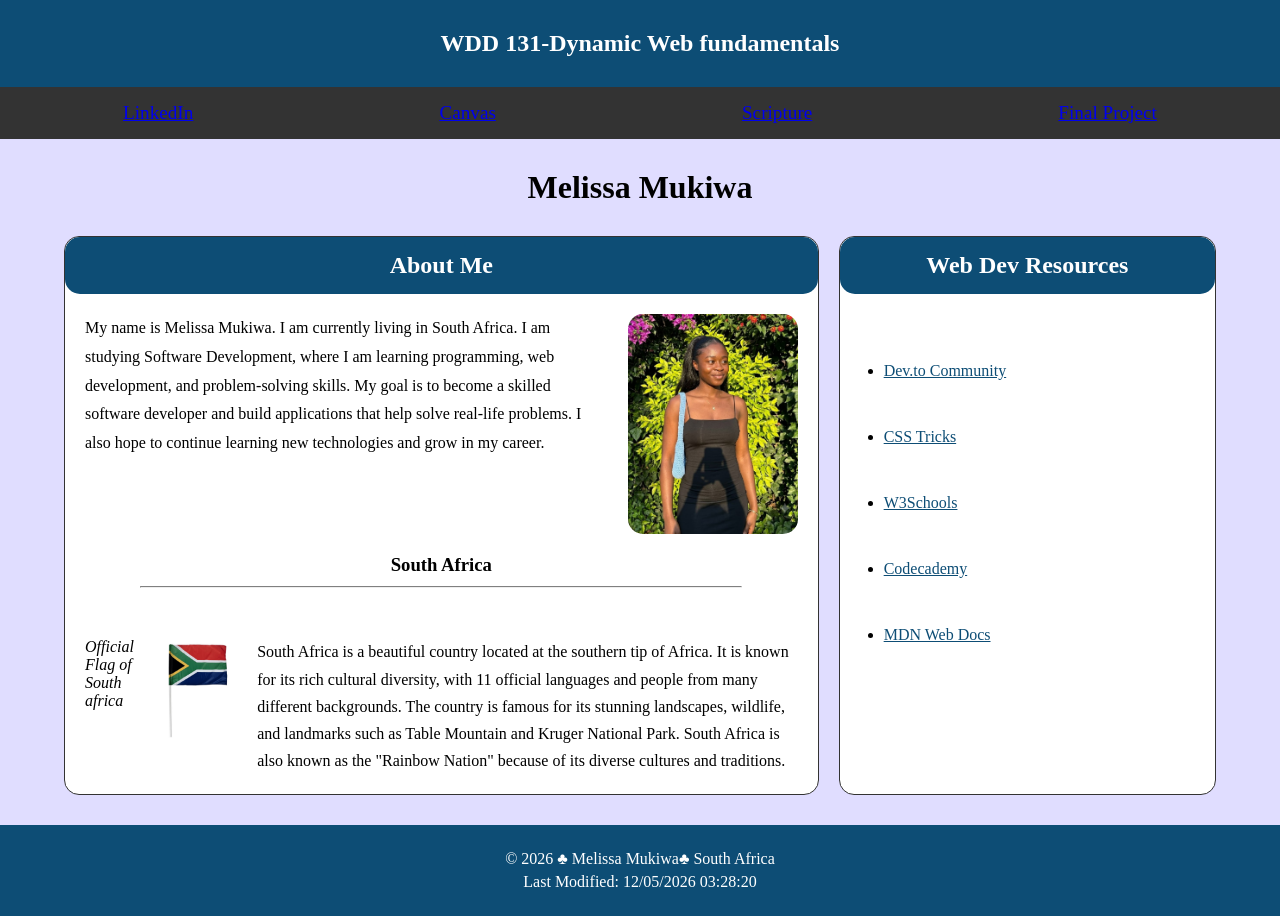
<file: index.html>
<!DOCTYPE html>
<html lang="en">
    <head>
        <meta charset="UTF-8">
        <meta name="viewport" content="width=device-width, initial-scale=1.0">
        <title>WDD 131 - Dynamic Web Fundamentals - Melissa</title>
        <meta name="desciption" content="WDD 131 - Dynamic Web Fundamentals - Melissa Mukiwa, get to know me and my country.">
        <meta name="author" content="Melissa">
        <link rel="stylesheet" href="styles/base.css">
        <script src="scipts/getdates.js" defer></script>
    </head>
    <body>
        <header>
            <span id="course-title">WDD 131-Dynamic Web fundamentals</span>
            <nav>
                <a href="https://www.linkedin.com/">LinkedIn</a>
                <a href=" https://byupw.instructure.com/.">Canvas</a>
                <a href="https://www.churchofjesuschrist.org/study/scriptures/bofm/1-ne/3?lang=eng&id=p7#p7">Scripture</a>
                <a href="project">Final Project</a>
            </nav>
        </header> 
        <main>
    
            <h1>Melissa Mukiwa</h1>
    
            <div class="container">
        
                <section class="card">
                    <h2>About Me</h2>  
                    <div class="about-content">
                        <p>My name is Melissa Mukiwa. I am currently living in South Africa. I am studying Software Development, where I am learning programming, web development, and problem-solving skills.
                            My goal is to become a skilled software developer and build applications that help solve real-life problems. I also hope to continue learning new technologies and grow in my career.</p>
                        <img src="images/profile.jpg" alt="Profile picture">
                    </div>

                    <h3>South Africa</h3>
                    <hr>
                    <div class="country"> 
                         <em>Official Flag of South africa</em>
                
                        <img src="images/south-africa.jpg" alt="South African flag">
                    <div>
                        <p>
                            South Africa is a beautiful country located at the southern tip of Africa. It is known for its rich cultural diversity, with 11 official languages and people from many different backgrounds. The country is famous for its stunning landscapes, wildlife, and landmarks such as Table Mountain and Kruger National Park. South Africa is also known as the "Rainbow Nation" because of its diverse cultures and traditions.  
                        </p>
                    </div>
                    </div>
                </section>
    
                <section class="card">
                <aside class="resources">
                    <h2>Web Dev Resources</h2>
                    <ul>
                        <li><a href="https://dev.to/">Dev.to Community</a></li>
                        <li><a href="https://css-trickcs.com/">CSS Tricks</a></li>
                        <li><a href="https://www.w3schools.com/">W3Schools</a></li>
                        <li><a href="https://www.codecademy.com">Codecademy</a></li>
                        <li><a href="https://developer.mozilla.org/">MDN Web Docs</a></li>
                    </ul>
                </aside>
                </section>
            </div>
        </main>
        <footer>
            <p>© <span id="currentyear"></span> ♣️ Melissa Mukiwa♣️ South Africa</p>
            <p>Last Modified:
                <span id="lastmodified"></span>
            </p>
        </footer>
    </body>
</html>
</file>
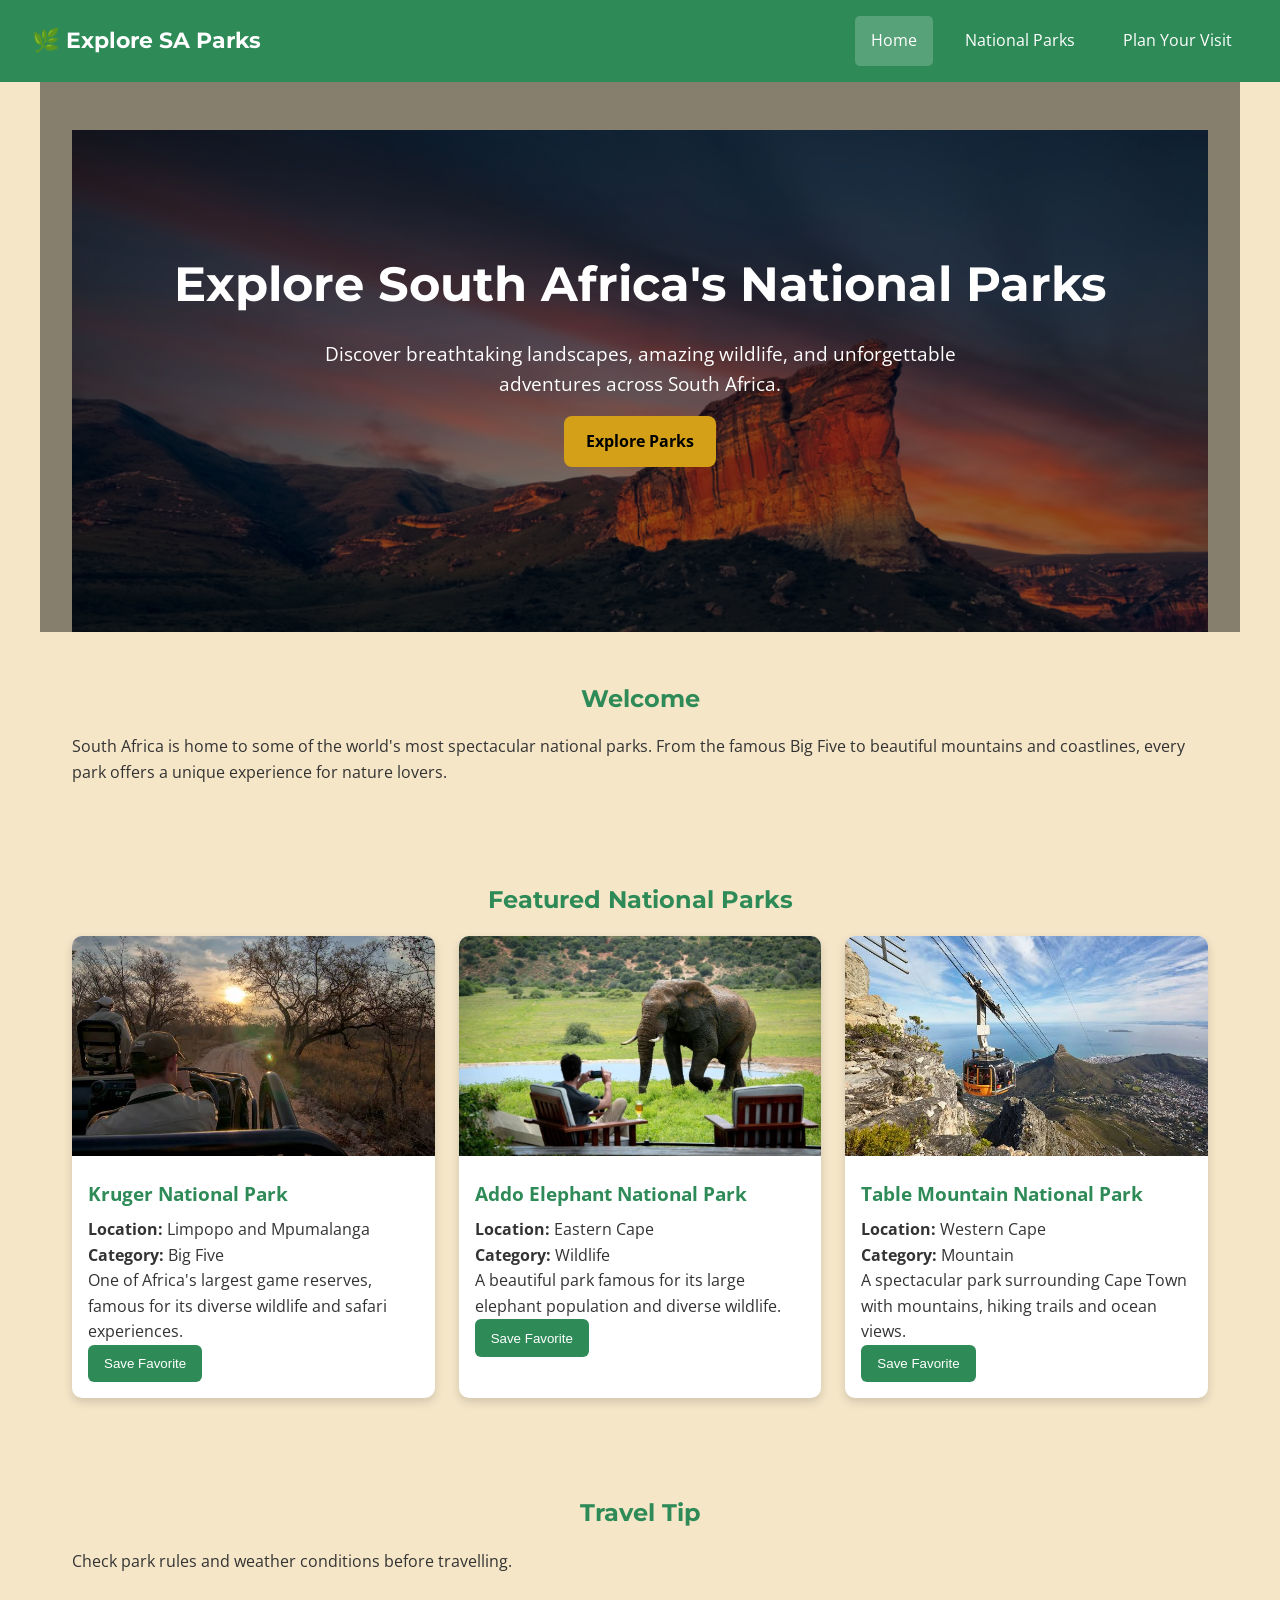
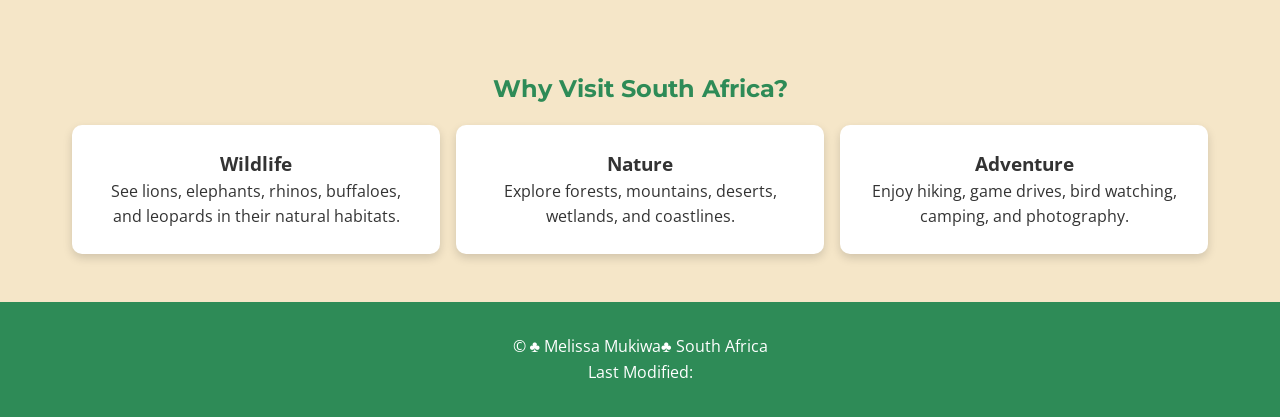
<file: project/index.html>
<!DOCTYPE html>
<html lang="en">
<head>
    <meta charset="UTF-8">
    <meta name="viewport" content="width=device-width, initial-scale=1.0">
    <title>Explore South Africa National Parks</title>
    <meta name="description" content="Explore South Africa's beautiful national parks, wildlife, travel tips and visitor information.">
    <meta name="author" content="Melissa Mukiwa">

    <link rel="stylesheet" href="styles/small.css">
    <link rel="stylesheet" href="styles/large.css">

    <link rel="preconnect" href="https://fonts.googleapis.com">
    <link rel="preconnect" href="https://fonts.gstatic.com" crossorigin>
    <link href="https://fonts.googleapis.com/css2?family=Montserrat:wght@600;700&family=Open+Sans:wght@400;600&display=swap" rel="stylesheet">

    <script src="scripts/main.js" defer></script>
</head>

<body>

    <header>

        <div class="logo">
            🌿 Explore SA Parks
        </div>

        <button id="menuButton">&#9776;</button>

        <nav id="navigation">
            <ul>
                <li><a href="index.html" class="active">Home</a></li>
                <li><a href="parks.html">National Parks</a></li>
                <li><a href="visit.html">Plan Your Visit</a></li>
            </ul>
        </nav>

    </header>

    <main>

        <section class="hero">

            <img
                src="images/hero.webp"
                alt="South African National Park"
                loading="lazy">

            <div class="hero-text">
                <h1>Explore South Africa's National Parks</h1>

                <p>
                    Discover breathtaking landscapes, amazing wildlife,
                    and unforgettable adventures across South Africa.
                </p>

                <a href="parks.html" class="btn">
                    Explore Parks
                </a>
            </div>

        </section>

        <section class="intro">

            <h2>Welcome</h2>

            <p>

                South Africa is home to some of the world's most
                spectacular national parks. From the famous Big Five
                to beautiful mountains and coastlines, every park
                offers a unique experience for nature lovers.

            </p>

        </section>

        <section class="featured">

            <h2>Featured National Parks</h2>

            <div id="featuredParks" class="park-grid">


            </div>

        </section>

        <section class="tips">

            <h2>Travel Tip</h2>

            <p id="travelTip">

            </p>

        </section>

        <section class="why">

            <h2>Why Visit South Africa?</h2>

            <div class="reasons">

                <div>

                    <h3>Wildlife</h3>

                    <p>
                    See lions, elephants,
                    rhinos, buffaloes,
                    and leopards in their
                    natural habitats.
                    </p>

                </div>

                <div>

                    <h3>Nature</h3>

                    <p>
                    Explore forests,
                    mountains,
                    deserts,
                    wetlands,
                    and coastlines.
                    </p>

                </div>

                <div>

                    <h3>Adventure</h3>

                    <p>
                    Enjoy hiking,
                    game drives,
                    bird watching,
                    camping,
                    and photography.
                    </p>

                </div>

            </div>

        </section>

    </main>

    <footer>
        <p>© <span id="currentyear"></span> ♣️ Melissa Mukiwa♣️ South Africa</p>
        <p>Last Modified:
            <span id="lastmodified"></span>
        </p>
    </footer>

</body>

</html>
</file>
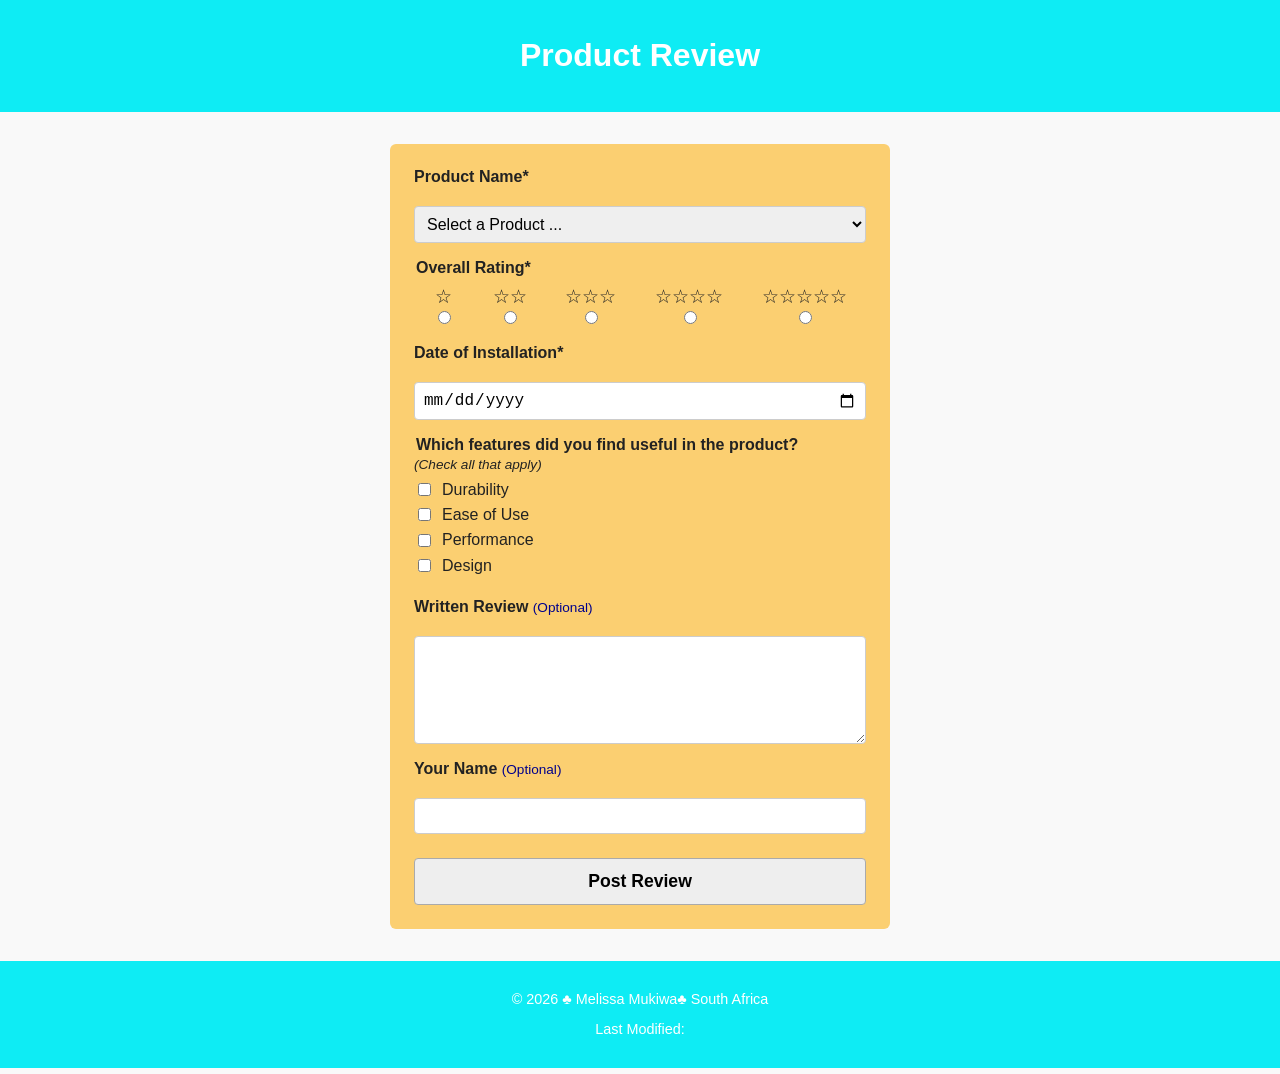
<file: form.html>
<!DOCTYPE html>
<html lang="en">
<head>
    <meta charset="UTF-8">
    <meta name="viewport" content="width=device-width, initial-scale=1.0">
    <title>Product Review</title>
    <meta name="description" content="Product review forn consists of information needed to be filled in.">
    <meta name="author" content="Melissa Mukiwa"> 
    <link rel="stylesheet" href="styles/form.css">
    <script src="scripts/form.js" defer></script>
</head>
<body>
    <header>
        <h1>Product Review</h1>
    </header>

    <main>
        <form action="review.html" method="get" class="review-form">
            
            <label for="product-select">Product Name<span class="required">*</span></label>
            <select id="product-select" name="product-name" required>
                <option value="" disabled selected>Select a Product ...</option>
            </select>

            <fieldset class="rating-fieldset">
                <legend>Overall Rating<span class="required">*</span></legend>
                <div class="star-rating">
                    <label for="rating1">
                        <span class="stars">&star;</span>
                        <input type="radio" id="rating1" name="overall-rating" value="1" required>
                    </label>
                    <label for="rating2">
                        <span class="stars">&star;&star;</span>
                        <input type="radio" id="rating2" name="overall-rating" value="2" required>
                    </label>
                    <label for="rating3">
                        <span class="stars">&star;&star;&star;</span>
                        <input type="radio" id="rating3" name="overall-rating" value="3" required>
                    </label>
                    <label for="rating4">
                        <span class="stars">&star;&star;&star;&star;</span>
                        <input type="radio" id="rating4" name="overall-rating" value="4" required>
                    </label>
                    <label for="rating5">
                        <span class="stars">&star;&star;&star;&star;&star;</span>
                        <input type="radio" id="rating5" name="overall-rating" value="5" required>
                    </label>
                </div>
            </fieldset>

            <label for="install-date">Date of Installation<span class="required">*</span></label>
            <input type="date" id="install-date" name="install-date" required>

            <fieldset class="features-fieldset">
                <legend>Which features did you find useful in the product?</legend>
                <p class="subtext"><em>(Check all that apply)</em></p>
                
                <label for="durability" class="checkbox-label">
                    <input type="checkbox" id="durability" name="useful-features" value="durability">
                    Durability
                </label>
                <label for="ease-of-use" class="checkbox-label">
                    <input type="checkbox" id="ease-of-use" name="useful-features" value="ease-of-use">
                    Ease of Use
                </label>
                <label for="performance" class="checkbox-label">
                    <input type="checkbox" id="performance" name="useful-features" value="performance">
                    Performance
                </label>
                <label for="design" class="checkbox-label">
                    <input type="checkbox" id="design" name="useful-features" value="design">
                    Design
                </label>
            </fieldset>

            <label for="written-review">Written Review <span class="optional">(Optional)</span></label>
            <textarea id="written-review" name="written-review" rows="5"></textarea>

            <label for="user-name">Your Name <span class="optional">(Optional)</span></label>
            <input type="text" id="user-name" name="user-name">

            <input type="submit" value="Post Review" class="submit-btn">
        </form>
    </main>

    <footer>
        <p>© <span id="currentyear"></span> ♣️ Melissa Mukiwa♣️ South Africa</p>
        <p>Last Modified:
            <span id="lastmodified"></span>
        </p>
    </footer>
</body>
</html>
</file>
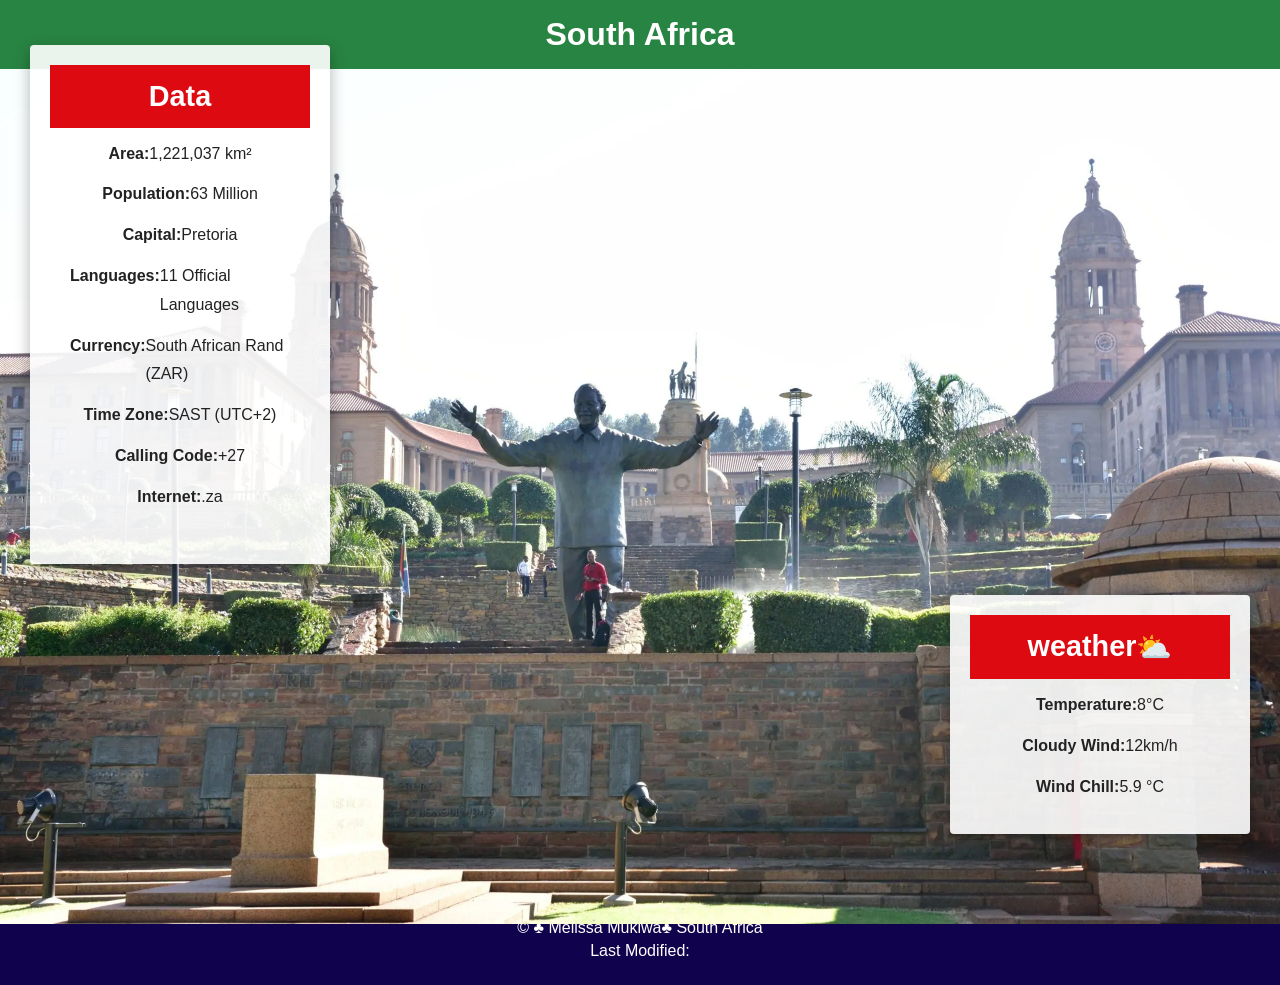
<file: place.html>
<!DOCTYPE html>
<html lang="en">
<head>
    <meta charset="UTF-8">
    <meta name="viewport" content="width=device-width, initial-scale=1.0">
    <title>South Africa, CapeTown</title>
    <meta name="description" content="Places website for week 3 project intrudces my country South Africa.">
    <meta name="author" content="Melissa"> 
    <link rel="stylesheet" href="styles/place.css">
    <script src="scripts/place.js" defer></script>
</head>
<body>
    <header>
        <h1>South Africa</h1>
    </header>
    <main>
        <picture>
            <source media="(min-width:768px)" srcset="images/hero-large.webp">
            <img src="images/hero-small.webp" alt="South Africa Landscape" class="hero">
        </picture>

        <section class="content">

            <div class="card">
                <h2>Data</h2>
                
                <p><strong>Area:</strong> 1,221,037 km²</p>
                <p><strong>Population:</strong> 63 Million</p>
                <p><strong>Capital:</strong> Pretoria</p>
                <p><strong>Languages:</strong> 11 Official Languages</p>
                <p><strong>Currency:</strong> South African Rand (ZAR)</p>
                <p><strong>Time Zone:</strong> SAST (UTC+2)</p>
                <p><strong>Calling Code:</strong> +27</p>
                <p><strong>Internet:</strong> .za</p>

            </div>

            <div class="card-weather">
                <h2>weather</h2>

                <img src="images/weather.svg" alt="Weather Icon" class="weather-icon">
                <p><strong>Temperature:</strong> <span id="temp">8</span> °C</p>
                <p><strong>Cloudy Wind:</strong> <span id="wind">12</span> km/h</p>
                <p><strong>Wind Chill:</strong> <span id="windChill"></span></p>


        
            </div>

        </section>
        
    </main>
 <footer>
        <p>© <span id="currentyear"></span> ♣️ Melissa Mukiwa♣️ South Africa</p>
        <p>Last Modified:
            <span id="lastmodified"></span>
        </p>

</footer>
</body>
</html>
</file>
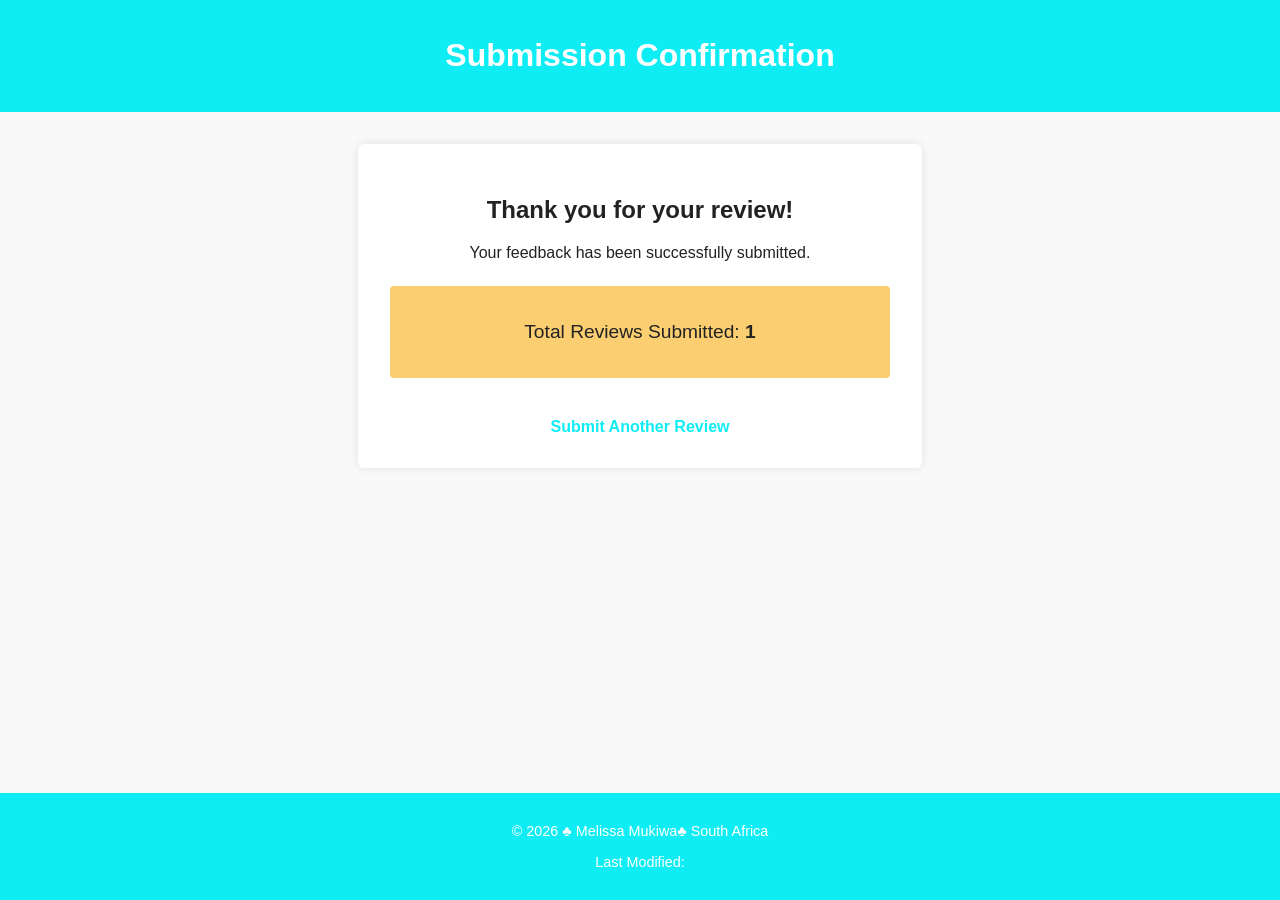
<file: review.html>
<!DOCTYPE html>
<html lang="en">
<head>
    <meta charset="UTF-8">
    <meta name="viewport" content="width=device-width, initial-scale=1.0">
    <title>Review Submitted</title>
    <meta name="description" content="Review page for the form website, in the week 5 project">
    <meta name="author" content="Melissa Mukiwa"> 

    <link rel="stylesheet" href="styles/form.css">
    <script src="scripts/review.js" defer></script>
</head>
<body>
    <header>
        <h1>Submission Confirmation</h1>
    </header>

    <main class="confirmation-container">
        <h2>Thank you for your review!</h2>
        <p>Your feedback has been successfully submitted.</p>
        
        <div class="counter-box">
            <p>Total Reviews Submitted: <strong id="review-count">0</strong></p>
        </div>

        <a href="index.html" class="back-link">Submit Another Review</a>
    </main>

    <footer>
        <p>© <span id="currentyear"></span> ♣️ Melissa Mukiwa♣️ South Africa</p>
        <p>Last Modified:
            <span id="lastmodified"></span>
        </p>
    </footer>
</body>
</html>
</file>
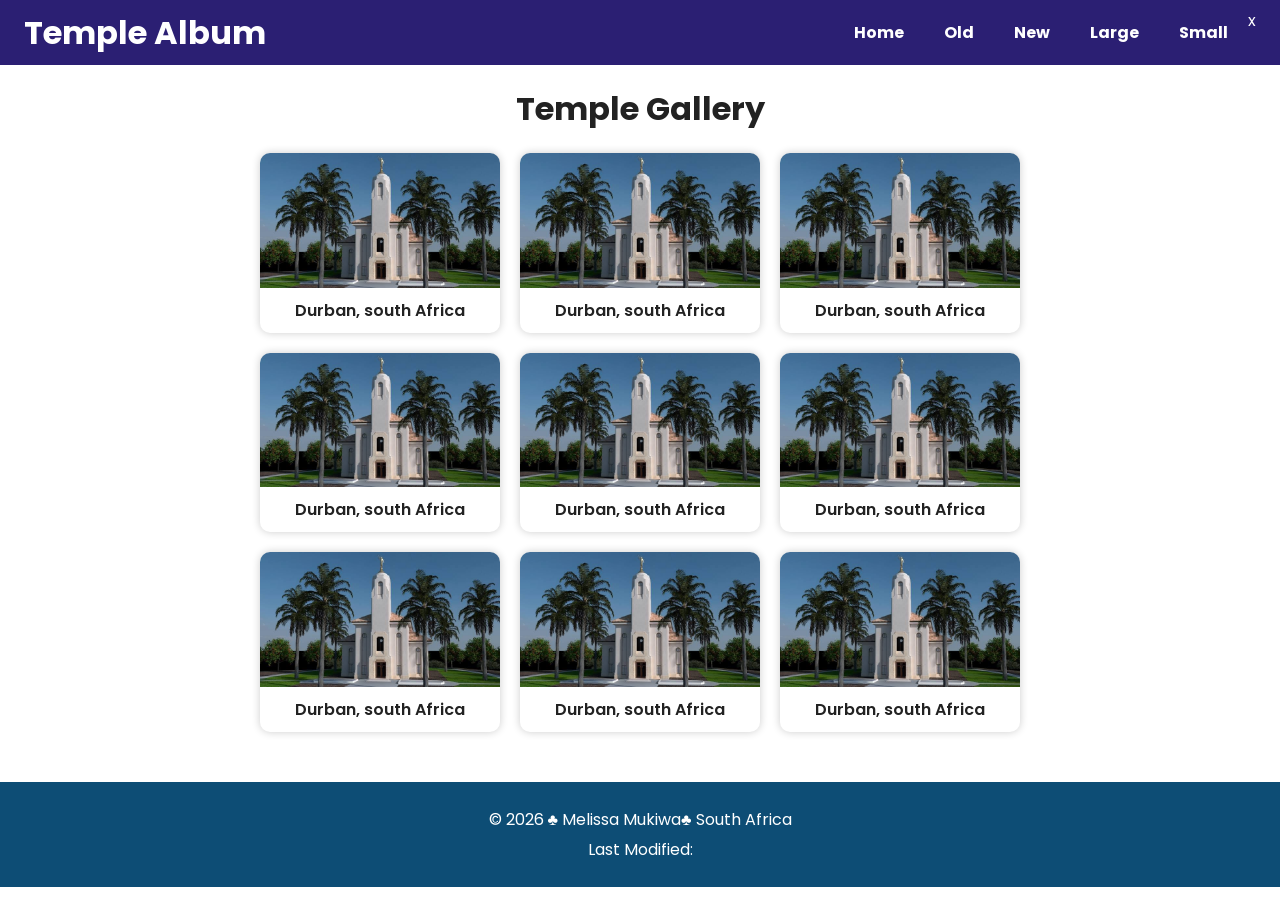
<file: temples.html>
<!DOCTYPE html>
<html lang="en">
<head>
    <meta charset="UTF-8">
    <meta name="viewport" content="width=device-width, initial-scale=1.0">
    <title>Temple Album</title>
    <meta name="description" content="Temple Album website for week 2 project">
    <meta name="author" content="Melissa Mukiwa"> 
    <link rel="stylesheet" href="styles/temples.css">
    <link rel="stylesheet" href="styles/temples-large.css">
    <script src="scripts/temples.js" defer></script>
    <link rel="preconnect" href="https://fonts.googleapis.com">
    <link rel="preconnect" href="https://fonts.gstatic.com" crossorigin>
    <link href="https://fonts.googleapis.com/css2?family=Poppins:wght@300;400;600&display=swap" rel="stylesheet">
</head>
<body>
    <header>
  <h1>Temple Album</h1>
  <button id="menu" aria-label="Open Menu">&#9776;</button>
  <nav class="navigation">
    <ul>
      <li><a href="#">Home</a></li>
      <li><a href="#">Old</a></li>
      <li><a href="#">New</a></li>
      <li><a href="#">Large</a></li>
      <li><a href="#">Small</a></li>x
    </ul>
  </nav>
</header>
    <main>
        
        <h1>Temple Gallery</h1>
        
        <div class="gallery"> 
                
            <figure>
                <img src="images/durban-temple.jpg" alt="Temple" loading="lazy">
                <figcaption>Durban, south Africa</figcaption>
            </figure>

            <figure>
                <img src="images/durban-temple.jpg" alt="Temple" loading="lazy">
                <figcaption>Durban, south Africa</figcaption>
            </figure>

            <figure>
                <img src="images/durban-temple.jpg" alt="Temple" loading="lazy">
                <figcaption>Durban, south Africa</figcaption>
            </figure>
            
            <figure>
                <img src="images/durban-temple.jpg" alt="Temple" loading="lazy">
                <figcaption>Durban, south Africa</figcaption>
            
            </figure>
            
            <figure>
                <img src="images/durban-temple.jpg" alt="Temple" loading="lazy">
                <figcaption>Durban, south Africa</figcaption>
            </figure>
            
            <figure>
                <img src="images/durban-temple.jpg" alt="Temple" loading="lazy">
                <figcaption>Durban, south Africa</figcaption>
            </figure>
            
            <figure>
                <img src="images/durban-temple.jpg" alt="Temple" loading="lazy">
                <figcaption>Durban, south Africa</figcaption>
            </figure>
            
            <figure>
                <img src="images/durban-temple.jpg" alt="Temple" loading="lazy">
                <figcaption>Durban, south Africa</figcaption>
            </figure>
            
            <figure>
                <img src="images/durban-temple.jpg" alt="Temple" loading="lazy">
                <figcaption>Durban, south Africa</figcaption>
            </figure>

        </div>
    
    </main>
    
    <footer>
        <p>© <span id="currentyear"></span> ♣️ Melissa Mukiwa♣️ South Africa</p>
        <p>Last Modified:
            <span id="lastmodified"></span>
        </p>
    </footer>
</body>
</html>
</file>
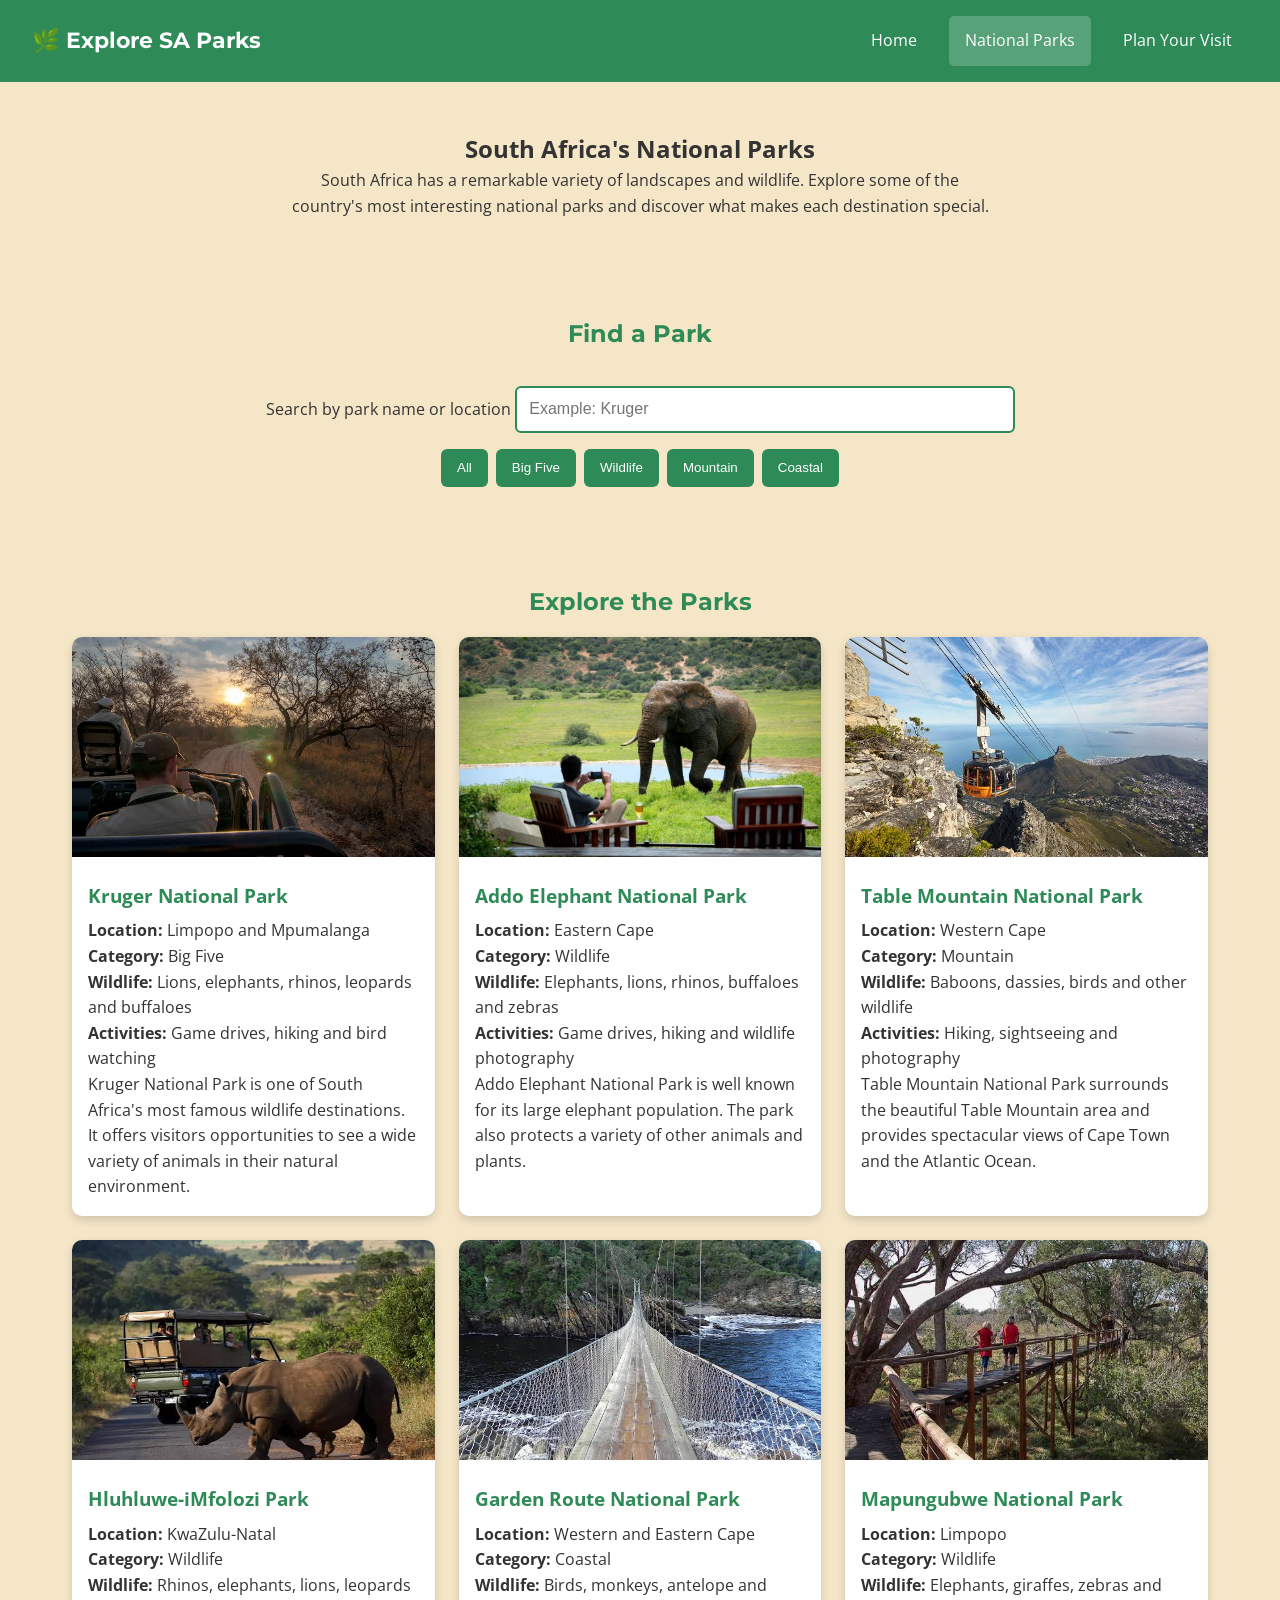
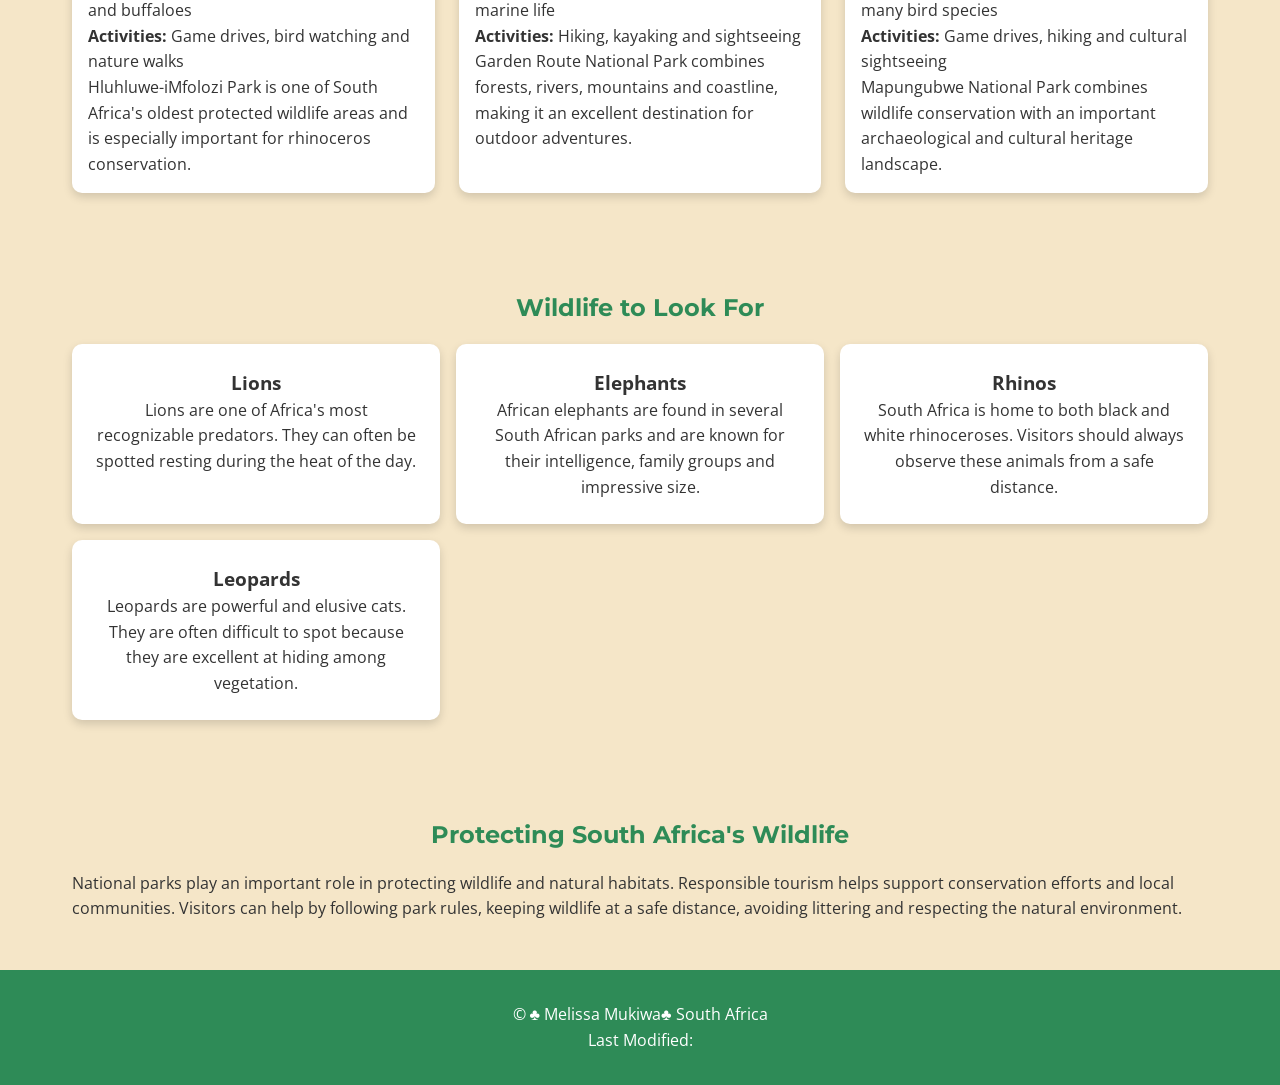
<file: project/parks.html>
<!DOCTYPE html>
<html lang="en">

<head>
    <meta charset="UTF-8">
    <meta name="viewport" content="width=device-width, initial-scale=1.0">
    <title>National Parks | Explore South Africa</title>
    <meta name="description" content="Discover South Africa's national parks, wildlife, activities and beautiful landscapes.">
    <meta name="author" content="Melissa Mukiwa">


    <link rel="stylesheet" href="styles/small.css">
    <link rel="stylesheet" href="styles/large.css">

    <link rel="preconnect" href="https://fonts.googleapis.com">
    <link rel="preconnect" href="https://fonts.gstatic.com" crossorigin>

    <link rel="stylesheet" href="https://fonts.googleapis.com/css2?family=Montserrat:wght@600;700&family=Open+Sans:wght@400;600&display=swap">

    <script src="scripts/main.js" defer></script>
    <script src="scripts/parks.js" defer></script>
</head>

<body>

    <header>

        <div class="logo">
            🌿 Explore SA Parks
        </div>

        <button id="menuButton" aria-label="Open navigation">
            &#9776;
        </button>

        <nav id="navigation">

            <ul>
                <li>
                    <a href="index.html">Home</a>
                </li>
                <li>
                    <a href="parks.html" class="active">National Parks</a>
                </li>
                <li>
                    <a href="visit.html">Plan Your Visit</a>
                </li>
            </ul>

        </nav>

    </header>

    <main>

    <section class="page-intro">

        <h1>South Africa's National Parks</h1>

        <p>
            South Africa has a remarkable variety of landscapes and
            wildlife. Explore some of the country's most interesting
            national parks and discover what makes each destination
            special.
        </p>

    </section>


    <section class="park-search">

        <h2>Find a Park</h2>

        <label for="searchPark">
            Search by park name or location
        </label>

        <input
            type="search"
            id="searchPark"
            placeholder="Example: Kruger">

        <div class="filter-buttons">

            <button type="button" data-category="All">
                All
            </button>

            <button type="button" data-category="Big Five">
                Big Five
            </button>

            <button type="button" data-category="Wildlife">
                Wildlife
            </button>

            <button type="button" data-category="Mountain">
                Mountain
            </button>

            <button type="button" data-category="Coastal">
                Coastal
            </button>

        </div>

    </section>


    <section>

        <h2>Explore the Parks</h2>

        <div id="allParks" class="park-grid">

        </div>

        <p id="noResults" class="no-results">
            No parks were found.
        </p>

    </section>


    <section class="park-information">

        <h2>Wildlife to Look For</h2>

        <div class="reasons">

            <div>

                <h3>Lions</h3>

                <p>
                    Lions are one of Africa's most recognizable
                    predators. They can often be spotted resting
                    during the heat of the day.
                </p>

            </div>

            <div>

                <h3>Elephants</h3>

                <p>
                    African elephants are found in several South
                    African parks and are known for their intelligence,
                    family groups and impressive size.
                </p>

            </div>

            <div>

                <h3>Rhinos</h3>

                <p>
                    South Africa is home to both black and white
                    rhinoceroses. Visitors should always observe
                    these animals from a safe distance.
                </p>

            </div>

            <div>

                <h3>Leopards</h3>

                <p>
                    Leopards are powerful and elusive cats. They are
                    often difficult to spot because they are excellent
                    at hiding among vegetation.
                </p>

            </div>

        </div>

    </section>


    <section class="conservation">

        <h2>Protecting South Africa's Wildlife</h2>

        <p>
            National parks play an important role in protecting
            wildlife and natural habitats. Responsible tourism helps
            support conservation efforts and local communities.
            Visitors can help by following park rules, keeping
            wildlife at a safe distance, avoiding littering and
            respecting the natural environment.
        </p>

    </section>

    </main>

    <footer>
        <p>© <span id="currentyear"></span> ♣️ Melissa Mukiwa♣️ South Africa</p>
        <p>Last Modified:
            <span id="lastmodified"></span>
        </p>
    </footer>

</body>

</html>
</file>
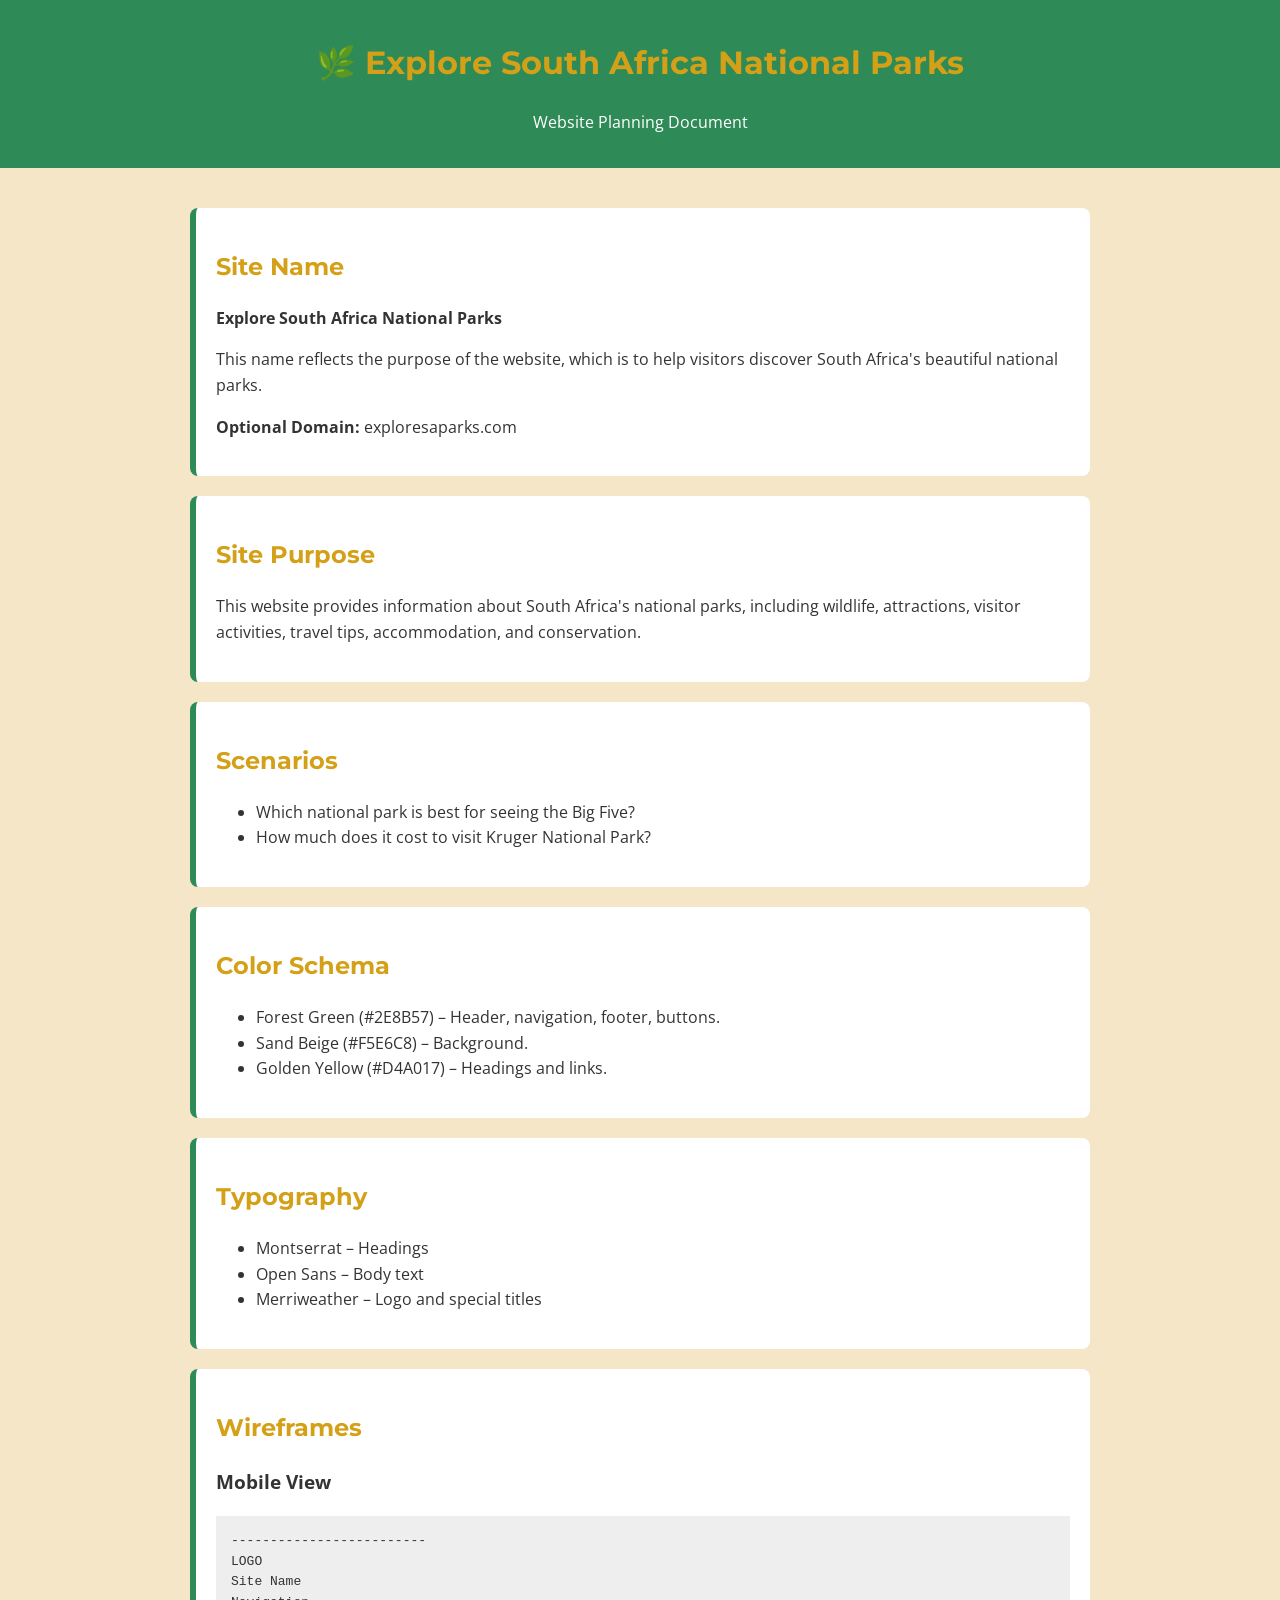
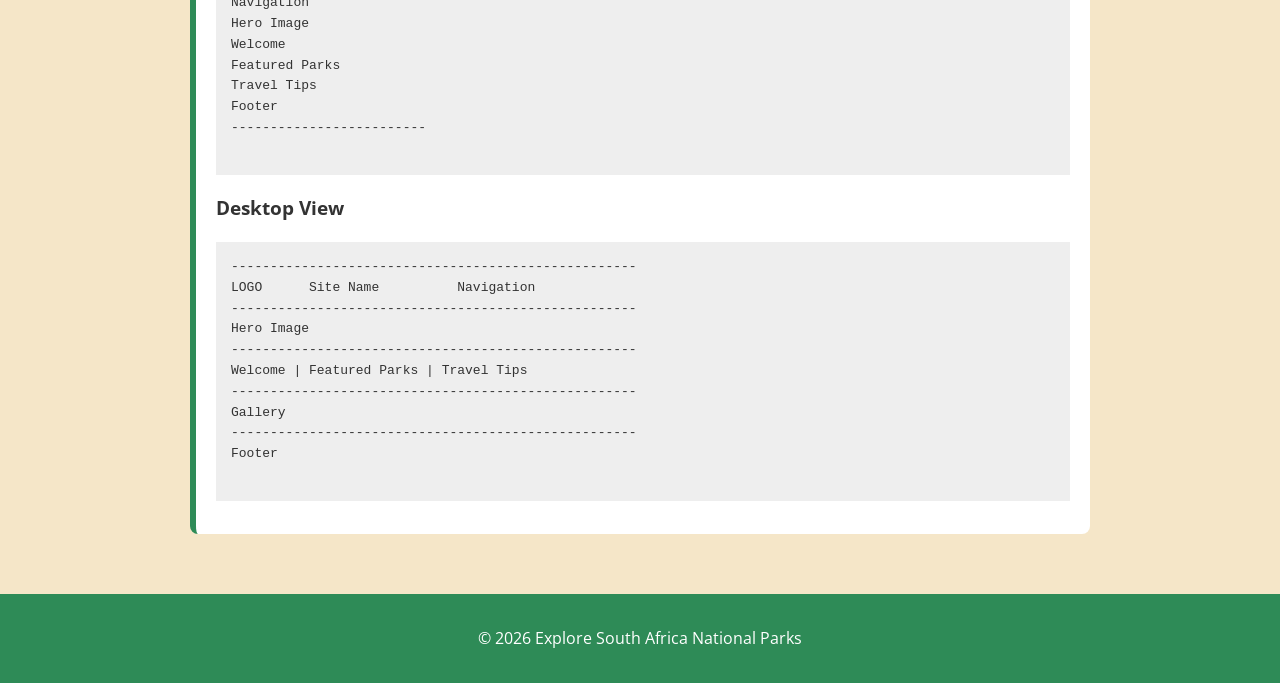
<file: project/siteplan.html>
<!DOCTYPE html>
<html lang="en">
<head>
    <meta charset="UTF-8">
    <meta name="viewport" content="width=device-width, initial-scale=1.0">
    <title>Explore South Africa National Parks - Site Plan</title>
    <meta name="description" content="South Africa's National Parks. This website will provide information about some of South Africa's most popular national parks">
    <meta name="author" content="Melissa Mukiwa"> 
    <link rel="stylesheet" href="styles/siteplan.css">
    <link href="https://fonts.googleapis.com/css2?family=Montserrat:wght@600&family=Open+Sans&family=Merriweather&display=swap" rel="stylesheet">
</head>
<body>

<header>
    <h1>🌿 Explore South Africa National Parks</h1>
    <p>Website Planning Document</p>
</header>

<main>

<section>
    <h2>Site Name</h2>
    <p><strong>Explore South Africa National Parks</strong></p>
    <p>This name reflects the purpose of the website, which is to help visitors discover South Africa's beautiful national parks.</p>
    <p><strong>Optional Domain:</strong> exploresaparks.com</p>
</section>

<section>
    <h2>Site Purpose</h2>
    <p>This website provides information about South Africa's national parks, including wildlife, attractions, visitor activities, travel tips, accommodation, and conservation.</p>
</section>

<section>
    <h2>Scenarios</h2>
    <ul>
        <li>Which national park is best for seeing the Big Five?</li>
        <li>How much does it cost to visit Kruger National Park?</li>
    </ul>
</section>

<section>
    <h2>Color Schema</h2>
    <ul>
        <li>Forest Green (#2E8B57) – Header, navigation, footer, buttons.</li>
        <li>Sand Beige (#F5E6C8) – Background.</li>
        <li>Golden Yellow (#D4A017) – Headings and links.</li>
    </ul>
</section>

<section>
    <h2>Typography</h2>
    <ul>
        <li>Montserrat – Headings</li>
        <li>Open Sans – Body text</li>
        <li>Merriweather – Logo and special titles</li>
    </ul>
</section>

<section>
    <h2>Wireframes</h2>

    <h3>Mobile View</h3>
    <pre>
-------------------------
LOGO
Site Name
Navigation
Hero Image
Welcome
Featured Parks
Travel Tips
Footer
-------------------------
    </pre>

    <h3>Desktop View</h3>
    <pre>
----------------------------------------------------
LOGO      Site Name          Navigation
----------------------------------------------------
Hero Image
----------------------------------------------------
Welcome | Featured Parks | Travel Tips
----------------------------------------------------
Gallery
----------------------------------------------------
Footer
    </pre>

</section>

</main>

<footer>
    <p>&copy; 2026 Explore South Africa National Parks</p>
</footer>

</body>
</html>
</file>
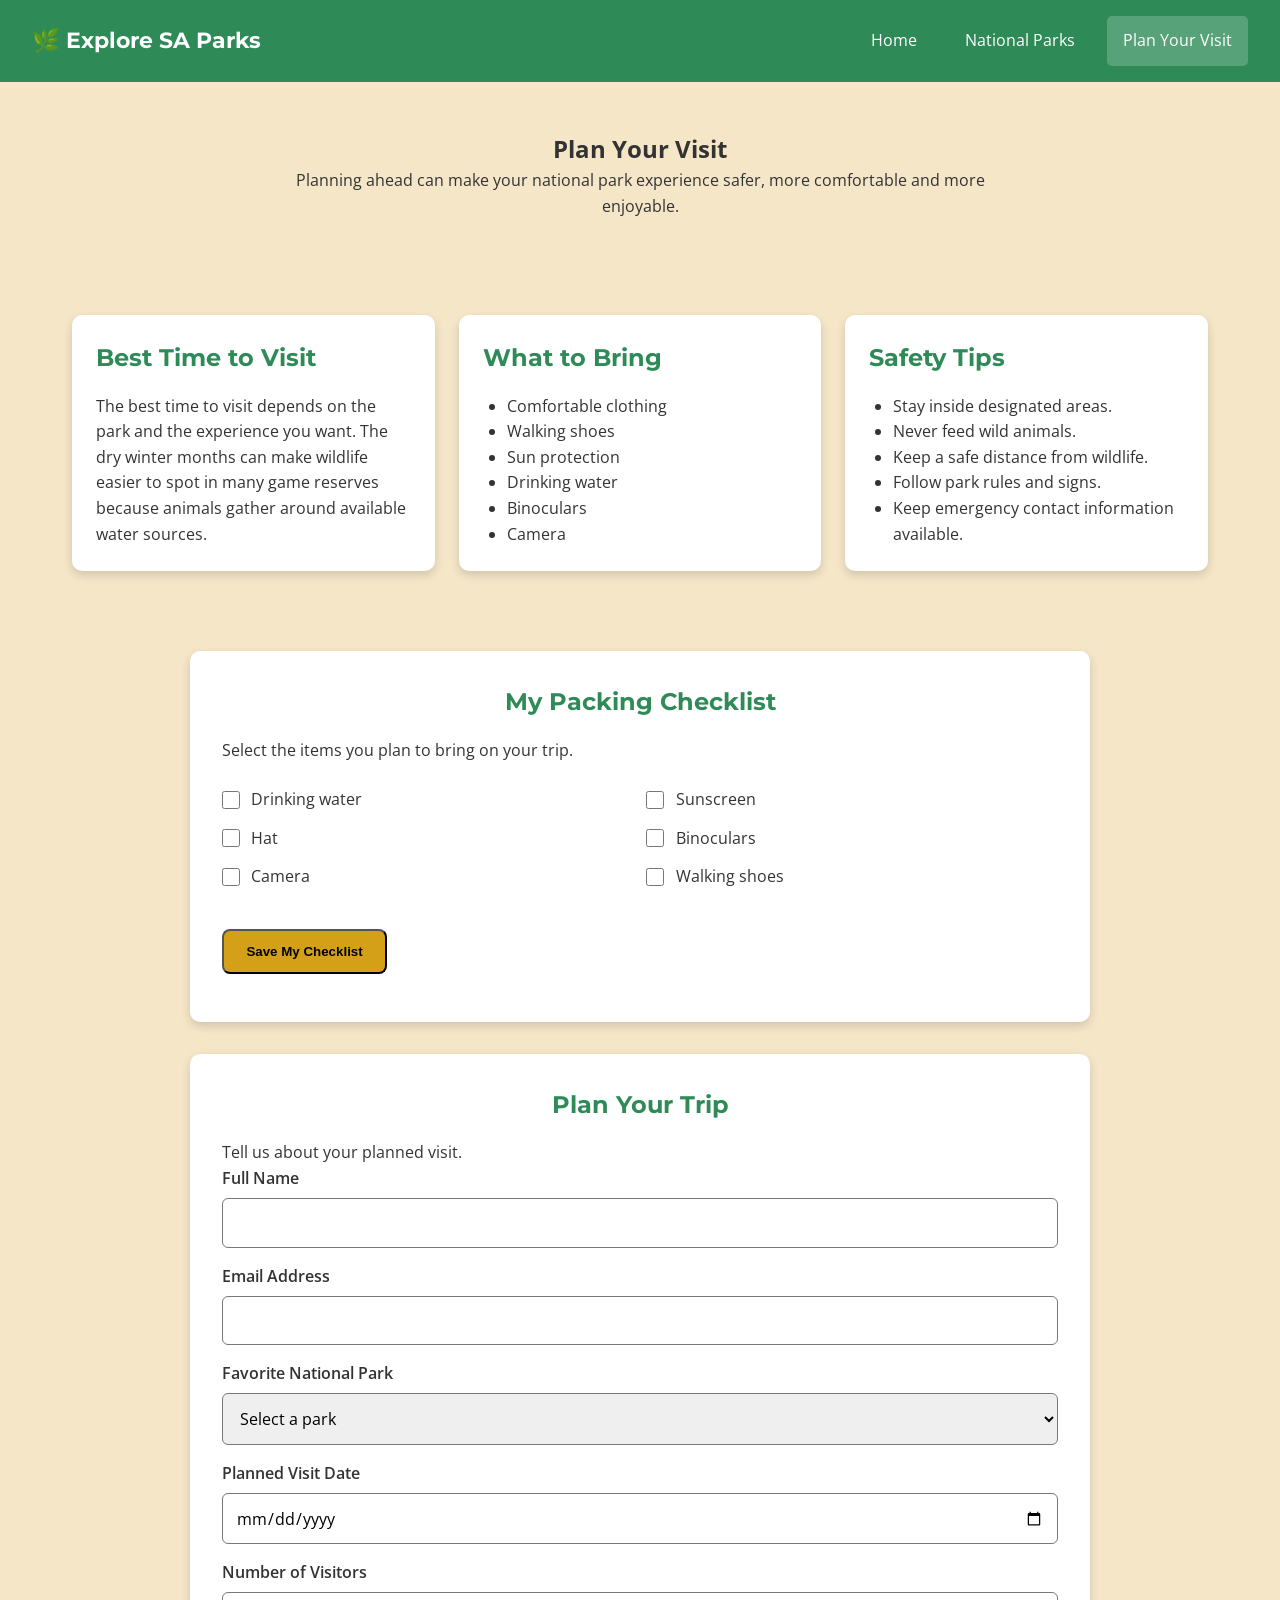
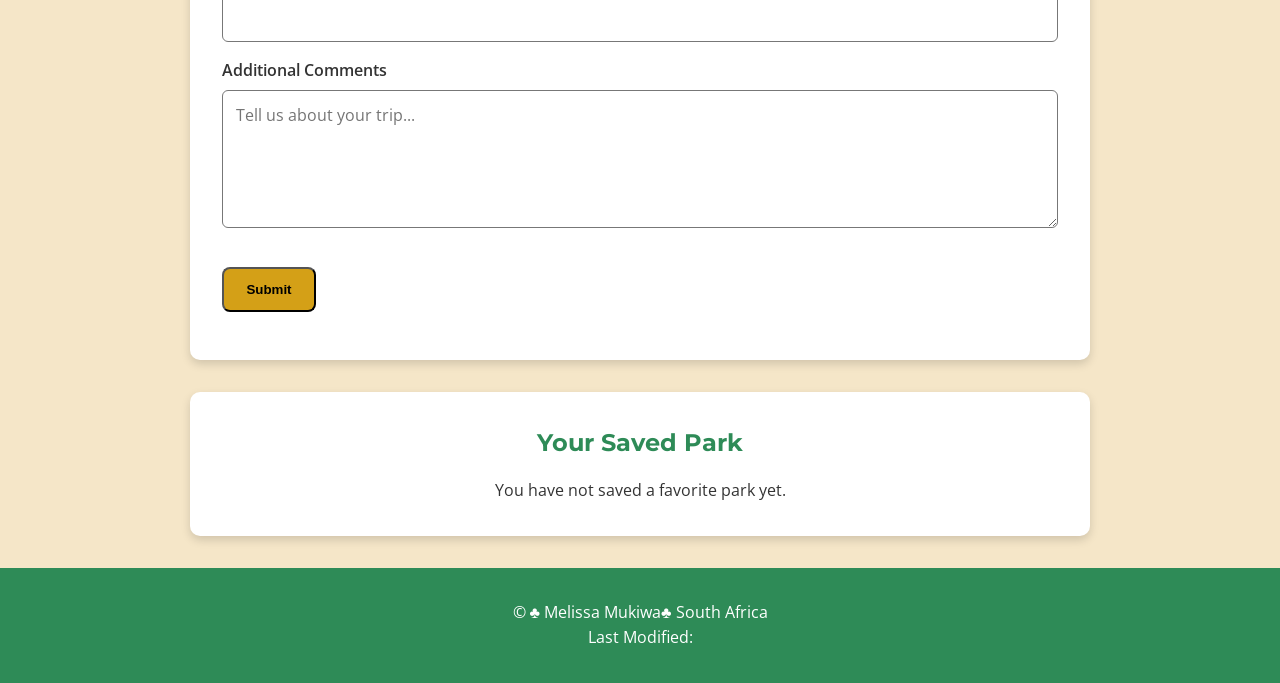
<file: project/visit.html>
<!DOCTYPE html>
<html lang="en">

<head>
    <meta charset="UTF-8">
    <meta name="viewport" content="width=device-width, initial-scale=1.0">

    <title>Plan Your Visit | Explore South Africa</title>

    <meta name="description"
        content="Plan your visit to South Africa's national parks with travel tips, activities and a visitor form.">

    <link rel="stylesheet" href="styles/small.css">
    <link rel="stylesheet" href="styles/large.css">

    <link rel="preconnect" href="https://fonts.googleapis.com">
    <link rel="preconnect" href="https://fonts.gstatic.com" crossorigin>

    <link
        href="https://fonts.googleapis.com/css2?family=Montserrat:wght@600;700&family=Open+Sans:wght@400;600&display=swap"
        rel="stylesheet">

    <script src="scripts/main.js" defer></script>
    <script src="scripts/parks.js" defer></script>
    <script src="scripts/visit.js" defer></script>

</head>

<body>

    <header>

        <div class="logo">
            🌿 Explore SA Parks
        </div>

        <button id="menuButton" aria-label="Open navigation">
            &#9776;
        </button>

        <nav id="navigation">

            <ul>

                <li>
                    <a href="index.html">Home</a>
                </li>
                <li>
                    <a href="parks.html">National Parks</a>
                </li>
                <li>
                    <a href="visit.html" class="active">Plan Your Visit</a>
                </li>

            </ul>

        </nav>

    </header>


    <main>

    <section class="page-intro">

        <h1>Plan Your Visit</h1>

        <p>
            Planning ahead can make your national park experience
            safer, more comfortable and more enjoyable.
        </p>

    </section>


    <section class="visit-grid">

        <article class="info-box">

            <h2>Best Time to Visit</h2>

            <p>
                The best time to visit depends on the park and the
                experience you want. The dry winter months can make
                wildlife easier to spot in many game reserves because
                animals gather around available water sources.
            </p>

        </article>


        <article class="info-box">

            <h2>What to Bring</h2>

            <ul>

                <li>Comfortable clothing</li>
                <li>Walking shoes</li>
                <li>Sun protection</li>
                <li>Drinking water</li>
                <li>Binoculars</li>
                <li>Camera</li>

            </ul>

        </article>


        <article class="info-box">

            <h2>Safety Tips</h2>

            <ul>

                <li>Stay inside designated areas.</li>
                <li>Never feed wild animals.</li>
                <li>Keep a safe distance from wildlife.</li>
                <li>Follow park rules and signs.</li>
                <li>Keep emergency contact information available.</li>

            </ul>

        </article>

    </section>


    <section class="packing-section">

        <h2>My Packing Checklist</h2>

        <p>
            Select the items you plan to bring on your trip.
        </p>

        <div class="checklist">

            <label>
                <input type="checkbox" value="Water">
                Drinking water
            </label>

            <label>
                <input type="checkbox" value="Sunscreen">
                Sunscreen
            </label>

            <label>
                <input type="checkbox" value="Hat">
                Hat
            </label>

            <label>
                <input type="checkbox" value="Binoculars">
                Binoculars
            </label>

            <label>
                <input type="checkbox" value="Camera">
                Camera
            </label>

            <label>
                <input type="checkbox" value="Walking shoes">
                Walking shoes
            </label>

        </div>

        <button id="savePackingList" class="btn">
            Save My Checklist
        </button>

        <p id="packingMessage"></p>

    </section>


    <section class="visitor-form">

        <h2>Plan Your Trip</h2>

        <p>
            Tell us about your planned visit.
        </p>

        <form id="visitForm">

            <div class="form-group">

                <label for="visitorName">
                    Full Name
                </label>

                <input
                    type="text"
                    id="visitorName"
                    name="visitorName"
                    autocomplete="name"
                    required>

            </div>


            <div class="form-group">

                <label for="email">
                    Email Address
                </label>

                <input
                    type="email"
                    id="email"
                    name="email"
                    autocomplete="email"
                    required>

            </div>


            <div class="form-group">

                <label for="favoritePark">
                    Favorite National Park
                </label>

                <select
                    id="favoritePark"
                    name="favoritePark"
                    required>

                    <option value="">
                        Select a park
                    </option>

                    <option value="Kruger National Park">
                        Kruger National Park
                    </option>

                    <option value="Addo Elephant National Park">
                        Addo Elephant National Park
                    </option>

                    <option value="Table Mountain National Park">
                        Table Mountain National Park
                    </option>

                    <option value="Hluhluwe-iMfolozi Park">
                        Hluhluwe-iMfolozi Park
                    </option>

                    <option value="Garden Route National Park">
                        Garden Route National Park
                    </option>

                    <option value="Mapungubwe National Park">
                        Mapungubwe National Park
                    </option>

                </select>

            </div>


            <div class="form-group">

                <label for="visitDate">
                    Planned Visit Date
                </label>

                <input
                    type="date"
                    id="visitDate"
                    name="visitDate"
                    required>

            </div>


            <div class="form-group">

                <label for="visitors">
                    Number of Visitors
                </label>

                <input
                    type="number"
                    id="visitors"
                    name="visitors"
                    min="1"
                    max="50"
                    required>

            </div>


            <div class="form-group">

                <label for="message">
                    Additional Comments
                </label>

                <textarea
                    id="message"
                    name="message"
                    rows="5"
                    placeholder="Tell us about your trip..."></textarea>

            </div>


            <button
                type="submit"
                class="btn">

                Submit

            </button>

        </form>

        <div id="formMessage"></div>

    </section>


    <section class="favorite-section">

        <h2>Your Saved Park</h2>

        <p id="savedPark">
            You have not saved a favorite park yet.
        </p>

    </section>

    </main>


    <footer>
        <p>© <span id="currentyear"></span> ♣️ Melissa Mukiwa♣️ South Africa</p>
        <p>Last Modified:
            <span id="lastmodified"></span>
        </p>
    </footer>

</body>

</html>
</file>
<file: styles/base.css>
:root {
    --primary-color: #0d4d75;
    --secondary-color: #333333;
    --background-color: #ffff;
    --text-color: #ffffff;
    --border-radius: 15px;
}

*{
    margin: 0;
    padding: 0;
    box-sizing: border-box;
    font-family: 'Times New Roman', Times, serif;
}
 body { 
    background: rgb(224, 221, 255);
 }
 
 header{
    display: block;
    background-color: var(--primary-color);
    color: var(--text-color);
    font-size: larger;

}
 
 #course-title {
    background: var(--primary-color);
    color: var(--text-color);
    display: block;
    text-align: center;
    padding: 30px;
    font-size: 1.5rem;
    font-weight: 700;
 }

 nav{
    background-color: var(--secondary-color);
    display: flex;
    justify-content: space-around;
    unicode-bidi: isolate;

 }

 nav a{
    background: var(--secondary-color);
    padding: 15px;
    color: var(--text-color);
    text-align: center;
 }

 nav a:hover {
    background-color:#ffd700 ;
    box-sizing: border-box;
    color:var(--text-color) ;
    background-size: auto;
    border-radius: var(--border-radius);
    transform: scale(1.);
    padding: 10px;
 }

 a:-webkit-any-link {
    color: -webkit-link;
    cursor: pointer;
    text-decoration: underline;
 }
 main{
    width: 90%;
    margin: auto;
 }

 h1 {
    text-align: center;
    margin: 30px 0;
    font-size: 2rem;
 }

.container{
    display: grid;
    grid-template-columns:2fr 1fr;
    gap: 20px;
}

 .card {
    background: var(--background-color);
    border-radius: var(--border-radius);
    border: 1px groove var(--secondary-color);
 }

 .card h2, .resources h2 {
    display: block;
    background: var(--primary-color);
    color: var(--text-color);
    text-align: center;
    padding: 15px;
    border-radius: var(--border-radius);
 }

 .about-content{
    display:flex;
    padding: 20px;
    gap: 20px;
 }

 .about-content img{
    width: 170px;
    border-radius: var(--border-radius);
 }

 .about-content p{
    line-height: 1.8;
 }

h3{
    display: block;
    text-align: center;
    margin-bottom: 10px;
}

hr {
    width: 80%;
    margin: 0 auto 30px auto;
    border-top: 1px solid grey;
}

.country{
    display: flex;
    gap: 20px;
    padding: 20px;
}

.country img{
    width: 160px;
    height: 100px;
}

.country p{
    line-height: 1.7;
}

.resources ul{
    align-items:left ;
    padding: 20px;
    unicode-bidi: isolate;

}

.resources li{
    text-align: left;
    margin-top: 3rem;
    margin-left: 1.5rem;
}

.resources a{
    color: var(--primary-color);
}

footer{
    margin-top: 30px;
    background: var(--primary-color);
    color: var(--text-color);
    text-align: center;
    padding: 20px;
}

footer p{
    margin: 5px;
}
</file>
<file: project/styles/small.css>
:root {
    --primary: #2E8B57;
    --secondary: #F5E6C8;
    --accent: #D4A017;
    --dark: #333333;
    --light: #ffffff;
    --shadow: 0 4px 10px rgba(0,0,0,0.15);

    --heading-font: "Montserrat", sans-serif;
    --body-font: "Open Sans", sans-serif;
}

*{
    margin:0;
    padding:0;
    box-sizing:border-box;
}

body{
    font-family:var(--body-font);
    background:var(--secondary);
    color:var(--dark);
    line-height:1.6;
}


header{
    background:var(--primary);
    color:white;
    padding:1rem;

    display:flex;
    justify-content:space-between;
    align-items:center;
    flex-wrap:wrap;
}

.logo{
    font-family:var(--heading-font);
    font-size:1.4rem;
    font-weight:bold;
}

#menuButton{
    background:none;
    border:none;
    color:white;
    font-size:2rem;
    cursor:pointer;
}

nav{
    width:100%;
    display:none;
}

nav.open{
    display:block;
}

nav ul{
    list-style:none;
}

nav li{
    border-top:1px solid rgba(255,255,255,.3);
}

nav a{
    display:block;
    color:white;
    text-decoration:none;
    padding:1rem;
    transition:.3s;
}

nav a:hover{
    background:var(--accent);
    color:black;
}

.active{
    background:rgba(255,255,255,.2);
}

.hero{
    position:relative;
}

.hero img{
    width:100%;
    display:block;
}

.hero-text{
    position:absolute;
    inset:0;
    display:flex;
    flex-direction:column;
    justify-content:center;
    align-items:center;
    text-align:center;
    color:white;
    background:rgba(0,0,0,.45);
    padding:1rem;
}

.hero h1{
    font-family:var(--heading-font);
    margin-bottom:1rem;
}

.btn{
    display:inline-block;
    margin-top:1rem;
    background:var(--accent);
    color:black;
    text-decoration:none;
    padding:.8rem 1.4rem;
    border-radius:8px;
    font-weight:bold;
}

.btn:hover{
    background:white;
}

section{
    padding:2rem 1rem;
}

h2{
    font-family:var(--heading-font);
    color:var(--primary);
    text-align:center;
    margin-bottom:1rem;
}

.park-grid{
    display:grid;
    gap:1.5rem;
}

.card{
    background:white;
    border-radius:10px;
    overflow:hidden;
    box-shadow:var(--shadow);
}

.card img{
    width:100%;
    height:220px;
    object-fit:cover;
}

.card-content{
    padding:1rem;
}

.card h3{
    color:var(--primary);
    margin-bottom:.5rem;
}

.reasons{
    display:grid;
    gap:1rem;
}

.reasons div{
    background:white;
    padding:1.5rem;
    border-radius:10px;
    box-shadow:var(--shadow);
    text-align:center;
}

footer{
    background:var(--primary);
    color:white;
    text-align:center;
    padding:1.5rem;
}

img{
    max-width:100%;
    height:auto;
}

/* Park Search */

.park-search {
    text-align: center;
}

#searchPark {
    width: 100%;
    max-width: 500px;
    padding: 0.8rem;
    margin: 1rem 0;
    border: 2px solid var(--primary);
    border-radius: 6px;
    font-size: 1rem;
}

.filter-buttons {
    display: flex;
    flex-wrap: wrap;
    justify-content: center;
    gap: 0.5rem;
}

.filter-buttons button,
.favorite-button {
    background: var(--primary);
    color: white;
    border: none;
    padding: 0.7rem 1rem;
    border-radius: 6px;
    cursor: pointer;
}

.filter-buttons button:hover,
.filter-buttons button.selected,
.favorite-button:hover {
    background: var(--accent);
    color: #000;
}

.no-results {
    display: none;
    text-align: center;
    font-weight: bold;
    padding: 2rem;
}

/* Visit Page */

.page-intro {
    text-align: center;
}

.page-intro p {
    max-width: 700px;
    margin: auto;
}

.visit-grid {
    display: grid;
    gap: 1.5rem;
}

.info-box {
    background: white;
    padding: 1.5rem;
    border-radius: 10px;
    box-shadow: var(--shadow);
}

.info-box h2 {
    text-align: left;
}

.info-box ul {
    padding-left: 1.5rem;
}

.packing-section,
.visitor-form,
.favorite-section {
    background: white;
    margin: 1rem;
    padding: 2rem 1rem;
    border-radius: 10px;
    box-shadow: var(--shadow);
}

.checklist {
    display: grid;
    gap: .8rem;
    margin: 1.5rem 0;
}

.checklist label {
    display: flex;
    gap: .7rem;
    align-items: center;
}

.checklist input {
    width: 18px;
    height: 18px;
}

.form-group {
    margin-bottom: 1rem;
}

.form-group label {
    display: block;
    font-weight: 600;
    margin-bottom: .4rem;
}

.form-group input,
.form-group select,
.form-group textarea {
    width: 100%;
    padding: .8rem;
    border: 1px solid #777;
    border-radius: 6px;
    font-family: var(--body-font);
    font-size: 1rem;
}

.form-group input:focus,
.form-group select:focus,
.form-group textarea:focus {
    outline: 3px solid var(--accent);
}

#formMessage,
#packingMessage {
    margin-top: 1rem;
    font-weight: 600;
}

.favorite-section {
    text-align: center;
}
</file>
<file: project/styles/large.css>
@media only screen and (min-width: 768px) {

    header {
        display: flex;
        justify-content: space-between;
        align-items: center;
        padding: 1rem 2rem;
    }

    #menuButton {
        display: none;
    }

    nav {
        display: block !important;
        width: auto;
    }

    nav ul {
        display: flex;
        gap: 1rem;
    }

    nav li {
        border: none;
    }

    nav a {
        padding: .75rem 1rem;
        border-radius: 5px;
    }

    nav a:hover {
        background-color: var(--accent);
        color: #000;
    }

    .hero {
        height: 550px;
        overflow: hidden;
    }

    .hero img {
        width: 100%;
        height: 550px;
        object-fit: cover;
    }

    .hero-text h1 {
        font-size: 3rem;
    }

    .hero-text p {
        font-size: 1.2rem;
        max-width: 700px;
    }

    .park-grid {
        grid-template-columns: repeat(3, 1fr);
    }

    .reasons {
        grid-template-columns: repeat(3, 1fr);
    }

    main {
        max-width: 1200px;
        margin: auto;
    }

    section {
        padding: 3rem 2rem;
    }

    footer {
        padding: 2rem;
    }
}

.visit-grid {
    display: grid;    
    grid-template-columns: repeat(3, 1fr);
    }

    .packing-section,
    .visitor-form,
    .favorite-section {
        max-width: 900px;
        margin: 2rem auto;
        padding: 2rem;
    }

    .checklist {
        grid-template-columns: repeat(2, 1fr);
    }
</file>
<file: styles/form.css>
:root {
    --primary-color: #0eecf4;
    --secondary-color: #fbcf71;
    --accent-color: #0b021a;
    --text-color: #222;
    --light-bg: #f9f9f9;
    --font-family: Arial, sans-serif;
}

body {
    font-family: var(--font-family);
    margin: 0;
    padding: 0;
    background-color: var(--light-bg);
    color: var(--text-color);
    display: flex;
    flex-direction: column;
    min-height: 100vh;
}

header {
    background-color: var(--primary-color);
    color: white;
    text-align: center;
    padding: 1rem 0;
}

footer {
    background-color: var(--primary-color);
    color: white;
    text-align: center;
    padding: 1rem 0;
    margin-top: auto;
    font-size: 0.9rem;
}

main {
    max-width: 500px;
    margin: 2rem auto;
    width: 90%;
}

.review-form {
    background-color: var(--secondary-color);
    padding: 1.5rem;
    border-radius: 6px;
    display: flex;
    flex-direction: column;
    gap: 1rem;
}

label {
    font-weight: bold;
    display: block;
    margin-bottom: 0.25rem;
}

.optional {
    font-weight: normal;
    color: #00008b;
    font-size: 0.85rem;
}

input[type="text"],
input[type="date"],
select,
textarea {
    width: 100%;
    padding: 0.5rem;
    border: 1px solid #ccc;
    border-radius: 4px;
    box-sizing: border-box;
    font-size: 1rem;
}

fieldset {
    border: none;
    padding: 0;
    margin: 0;
}

legend {
    font-weight: bold;
}

.subtext {
    margin: 0.2rem 0 0.5rem 0;
    font-size: 0.85rem;
}

.star-rating {
    display: flex;
    justify-content: space-around;
    text-align: center;
    margin-top: 0.5rem;
}

.star-rating label {
    font-weight: normal;
    display: flex;
    flex-direction: column;
    align-items: center;
    cursor: pointer;
}

.stars {
    font-size: 1.2rem;
}

.checkbox-label {
    font-weight: normal;
    display: flex;
    align-items: center;
    gap: 0.5rem;
    margin-bottom: 0.4rem;
    cursor: pointer;
}

.submit-btn {
    background-color: #eee;
    color: #000;
    font-weight: bold;
    font-size: 1.1rem;
    padding: 0.75rem;
    border: 1px solid #aaa;
    border-radius: 4px;
    cursor: pointer;
    margin-top: 0.5rem;
}

.submit-btn:hover {
    background-color: #ddd;
}

.confirmation-container {
    text-align: center;
    background-color: white;
    padding: 2rem;
    border-radius: 6px;
    box-shadow: 0 0 10px rgba(0,0,0,0.1);
}

.counter-box {
    margin: 1.5rem 0;
    font-size: 1.2rem;
    background-color: var(--secondary-color);
    padding: 1rem;
    border-radius: 4px;
}

.back-link {
    display: inline-block;
    margin-top: 1rem;
    color: var(--primary-color);
    text-decoration: none;
    font-weight: bold;
}

.back-link:hover {
    text-decoration: underline;
}
</file>
<file: styles/place.css>
:root {
    --primary-color: #031372;
    --secondary-color: #047022da;
    --background-color: #ffff;
    --text-color: #ffffff;
    --heading-font: 'Poppins', sans-serif;
    --body-font: Arial, sans-serif;
}

* {
    margin: 0;
    padding: 0;
    box-sizing: border-box;
}

body {
    font-family: var(--heading-font);
    background: var(--background-color);
    color: #222;
}

header{
    display: block;
    background:var(--secondary-color);
    color:white;
    padding:1rem;
    text-align:center;
}

.hero{
    width:100%;
    display:block;
}

.content{
    display:grid;
    grid-template-columns:1fr;
    gap:20px;
    padding:20px;
}

.card, .card-weather{
    background:var(--background-color);
    padding:20px;
    border-radius:10px;
    box-shadow:0 2px 8px rgba(0,0,0,.2);
}

.card h2, .card-weather h2{
    margin-bottom:15px;
    color:red;
    display: flex;
    justify-content: center;

}

.card p, .card-weather p{
    margin:10px 0;
    display: flex;
    justify-content: center;
}

.weather-icon{
    width:60px;
    display: flex;
    justify-items: center;
    margin:0 auto ;
}

footer{
    margin-top: 30px;
    background:#11024d;
    color:#ffffff;
    text-align: center;
    padding: 20px;
}

footer p{
    margin: 5px;
}

@media (min-width:768px){

.content{
    grid-template-columns:1fr 220px 220px 1fr;
    position:relative;
    margin-top:-100px;
}

.hero {
    position: relative;
}

.hero img {
    width: 100%;
    height: 600px;
    object-fit: cover;
    display: block;
}

.card {
    position: absolute;
    bottom: 300px;
    left: 30px;
    z-index: 2;
}

.card-weather {
    position: absolute;
    bottom: 30px;
    right: 30px;
}

.card, .card-weather {
    width: 300px;
    background: rgba(255, 255, 255, 0.9);
    box-shadow: 0 5px 15px rgba(0,0,0,.3);
    border-radius: 4px;
    overflow: hidden;
}

.card h2, .card-weather h2 {
    background: #de0a11;
    color: white;
    margin: 0;
    padding: 15px;
    font-size: 1.8rem;
}

.card p, .card-weather p {
    padding: 0 20px;
    font-size: 1rem;
    line-height: 1.8;
    margin: 12px 0;
}

.card p:last-child {
    padding-bottom: 20px;
}

.weather-icon{
    display:none;
}

.card-weather h2::after{
    content:" ⛅";
}

}
</file>
<file: styles/temples.css>
:root {
    --primary-color: #0d4d75;
    --secondary-color: #333333;
    --background-color: #ffff;
    --text-color: #ffffff;
    --border-radius: 15px;
    --hover-color: #00509e;
    --heading-font: 'Poppins', sans-serif;
    --body-font: Arial, sans-serif;
}

* {
    margin: 0;
    padding: 0;
    box-sizing: border-box;
}

body {
    font-family: var(--heading-font);
    background: var(--background-color);
    color: #222;
}

header {
  background-color: var(--primary-color); 
  color: white;
  display: flex;
  justify-content: space-between;
  align-items: center;
  padding: 1rem;
}

#menu {
  font-size: 2rem;
  background: none;
  border: none;
  color: white;
  cursor: pointer;
}

.navigation {
  display: none;
  width: 100%;
}

.navigation.open {
  display: block;
}

.navigation ul {
  list-style: none;
  padding: 0;
  margin: 0;
}

.navigation a {
  display: block;
  color: white;
  text-decoration: none;
  padding: 0.75rem;
  text-align: center;
}

main {
    max-width: 800px;
    margin: 0 auto;
    padding: 20px;
}

main h1 {
    text-align: center;
    margin-bottom: 20px;
}

.gallery {
    display: grid;
    grid-template-columns: 1fr;
    gap: 20px;
}

figure {
    background: var(--background-color);
    border-radius: 10px;
    overflow: hidden;
    box-shadow: 0 0 8px rgba(0, 0, 0, .2);
}

figure img {
    width: 100%;
    display: block;
}

figcaption {
    padding: 10px;
    text-align: center;
    font-weight: 600;
}

footer{
    margin-top: 30px;
    background: var(--primary-color);
    color: var(--text-color);
    text-align: center;
    padding: 20px;
}

footer p{
    margin: 5px;
}
</file>
<file: styles/temples-large.css>
@media screen and (min-width: 768px) {

  #menu {
    display: none;
  }

  header {
    display: flex;
    justify-content: space-between; 
    align-items: center;
    background-color: #2b1f73;      
    padding: 0.5rem 1.5rem;
    width: 100%;                    
  }

  header h1 {
    margin: 0;
  }

  .navigation {
    display: flex !important;
    position: static;
    margin-left: auto; 
    width: auto;
  }

  .navigation ul {
    display: flex;
    flex-direction: row;
    list-style-type: none;
    margin: 0;
    padding: 0;
    gap: 0; 
  }

  .navigation a {
    display: block;
    color: #ffffff;
    text-decoration: none;
    padding: 0.75rem 1.25rem;
    font-weight: 700;
  }

  .navigation a:hover {
    background-color: rgba(255, 255, 255, 0.2);
  }

  .gallery {
    grid-template-columns: repeat(3, 1fr);
  }

}
</file>
<file: project/styles/siteplan.css>
:root {
    --primary: #2E8B57;
    --secondary: #F5E6C8;
    --accent: #D4A017;
}

body {
    margin: 0;
    font-family: "Open Sans", sans-serif;
    background: var(--secondary);
    color: #333;
    line-height: 1.6;
}

header,
footer {
    background: var(--primary);
    color: white;
    text-align: center;
    padding: 1rem;
}

h1,
h2 {
    font-family: "Montserrat", sans-serif;
    color: var(--accent);
}

main {
    max-width: 900px;
    margin: auto;
    padding: 20px;
}

section {
    background: white;
    padding: 20px;
    margin: 20px 0;
    border-left: 6px solid var(--primary);
    border-radius: 8px;
}

pre {
    background: #eee;
    padding: 15px;
    overflow-x: auto;
}

footer {
    margin-top: 20px;
}
</file>
